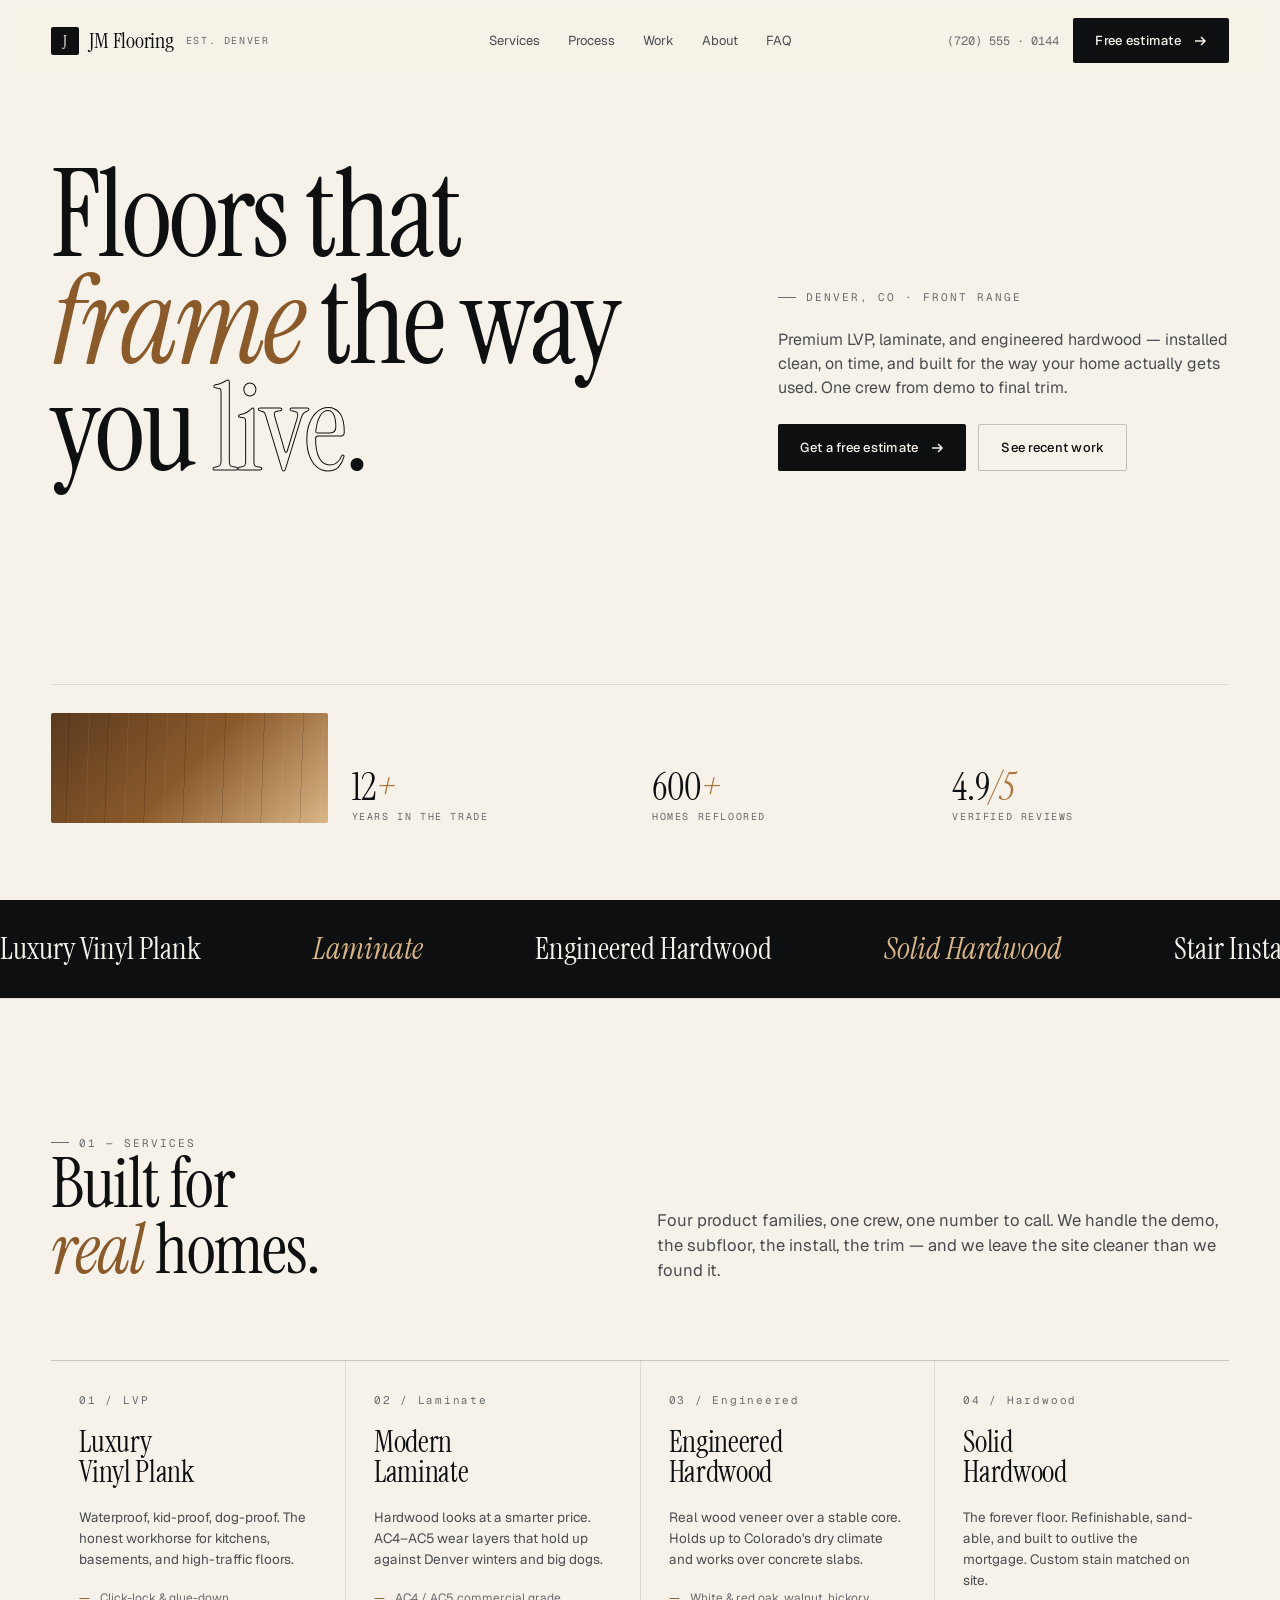
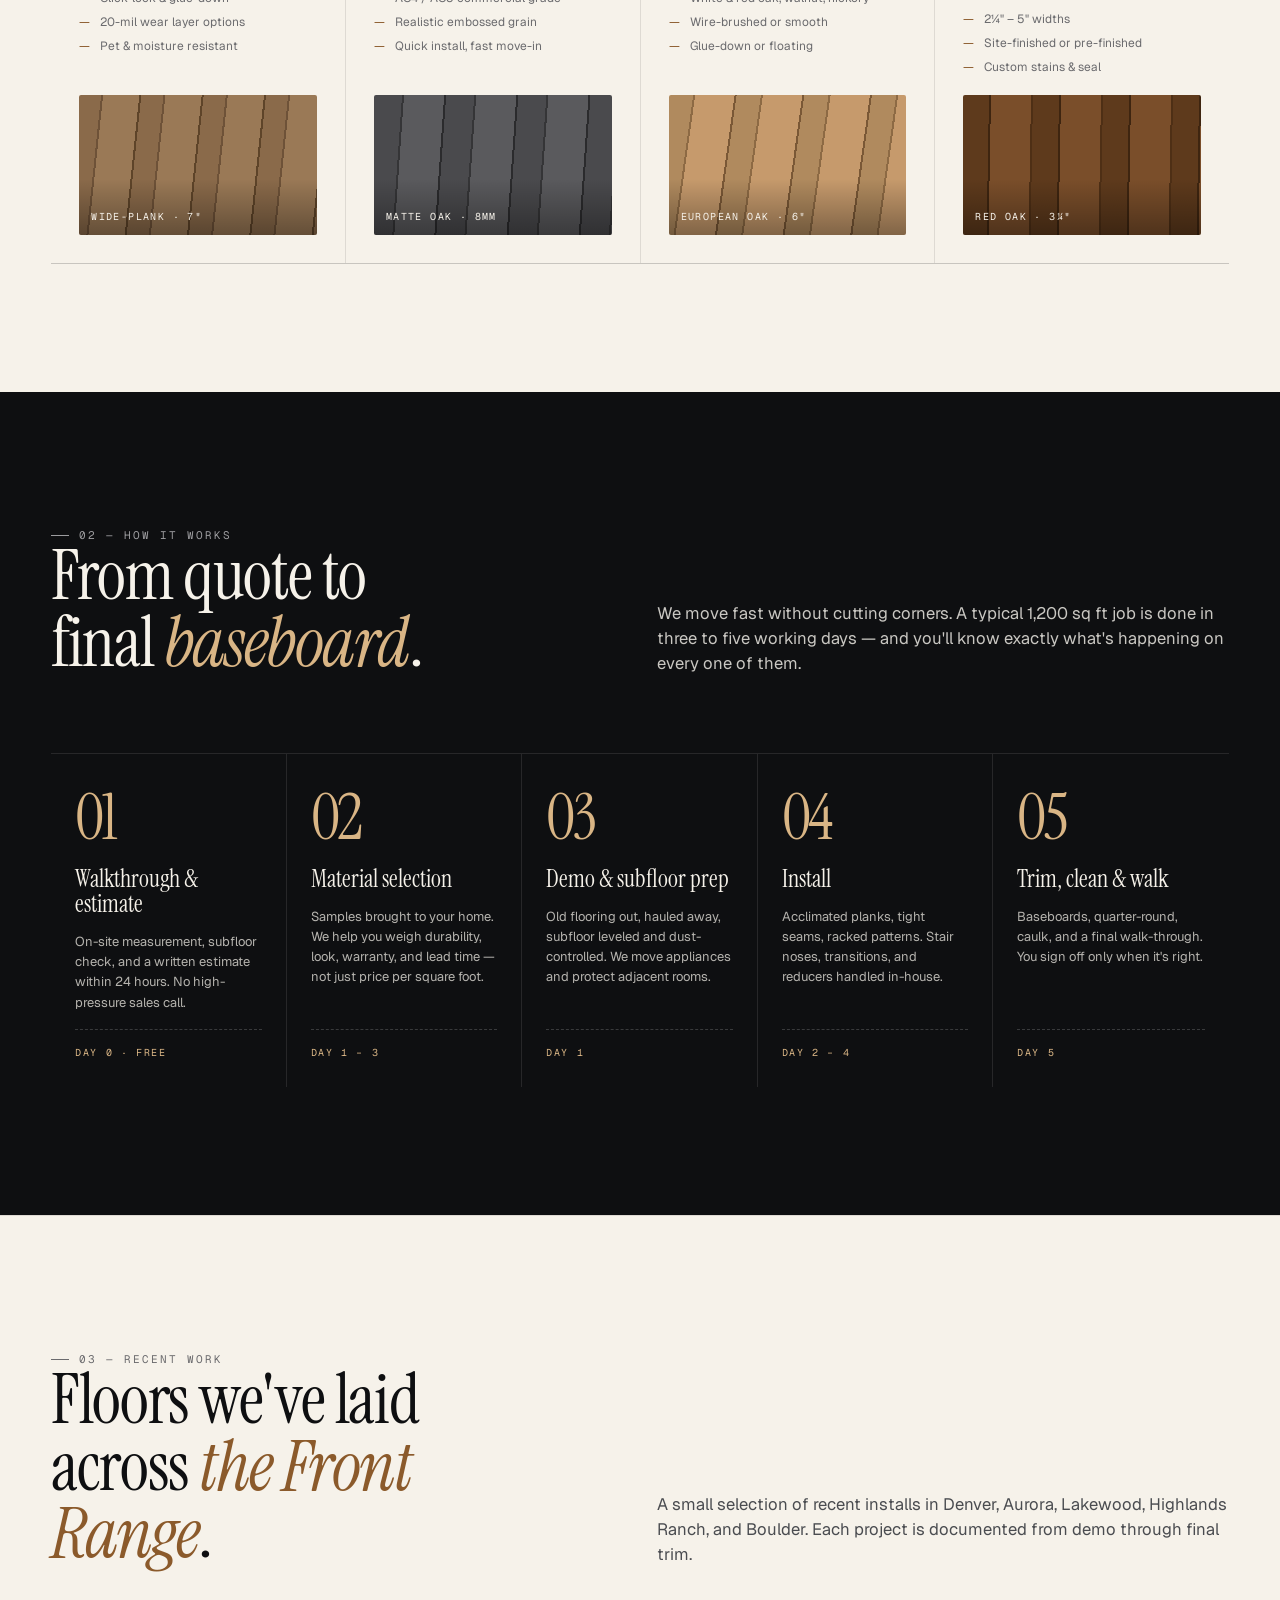
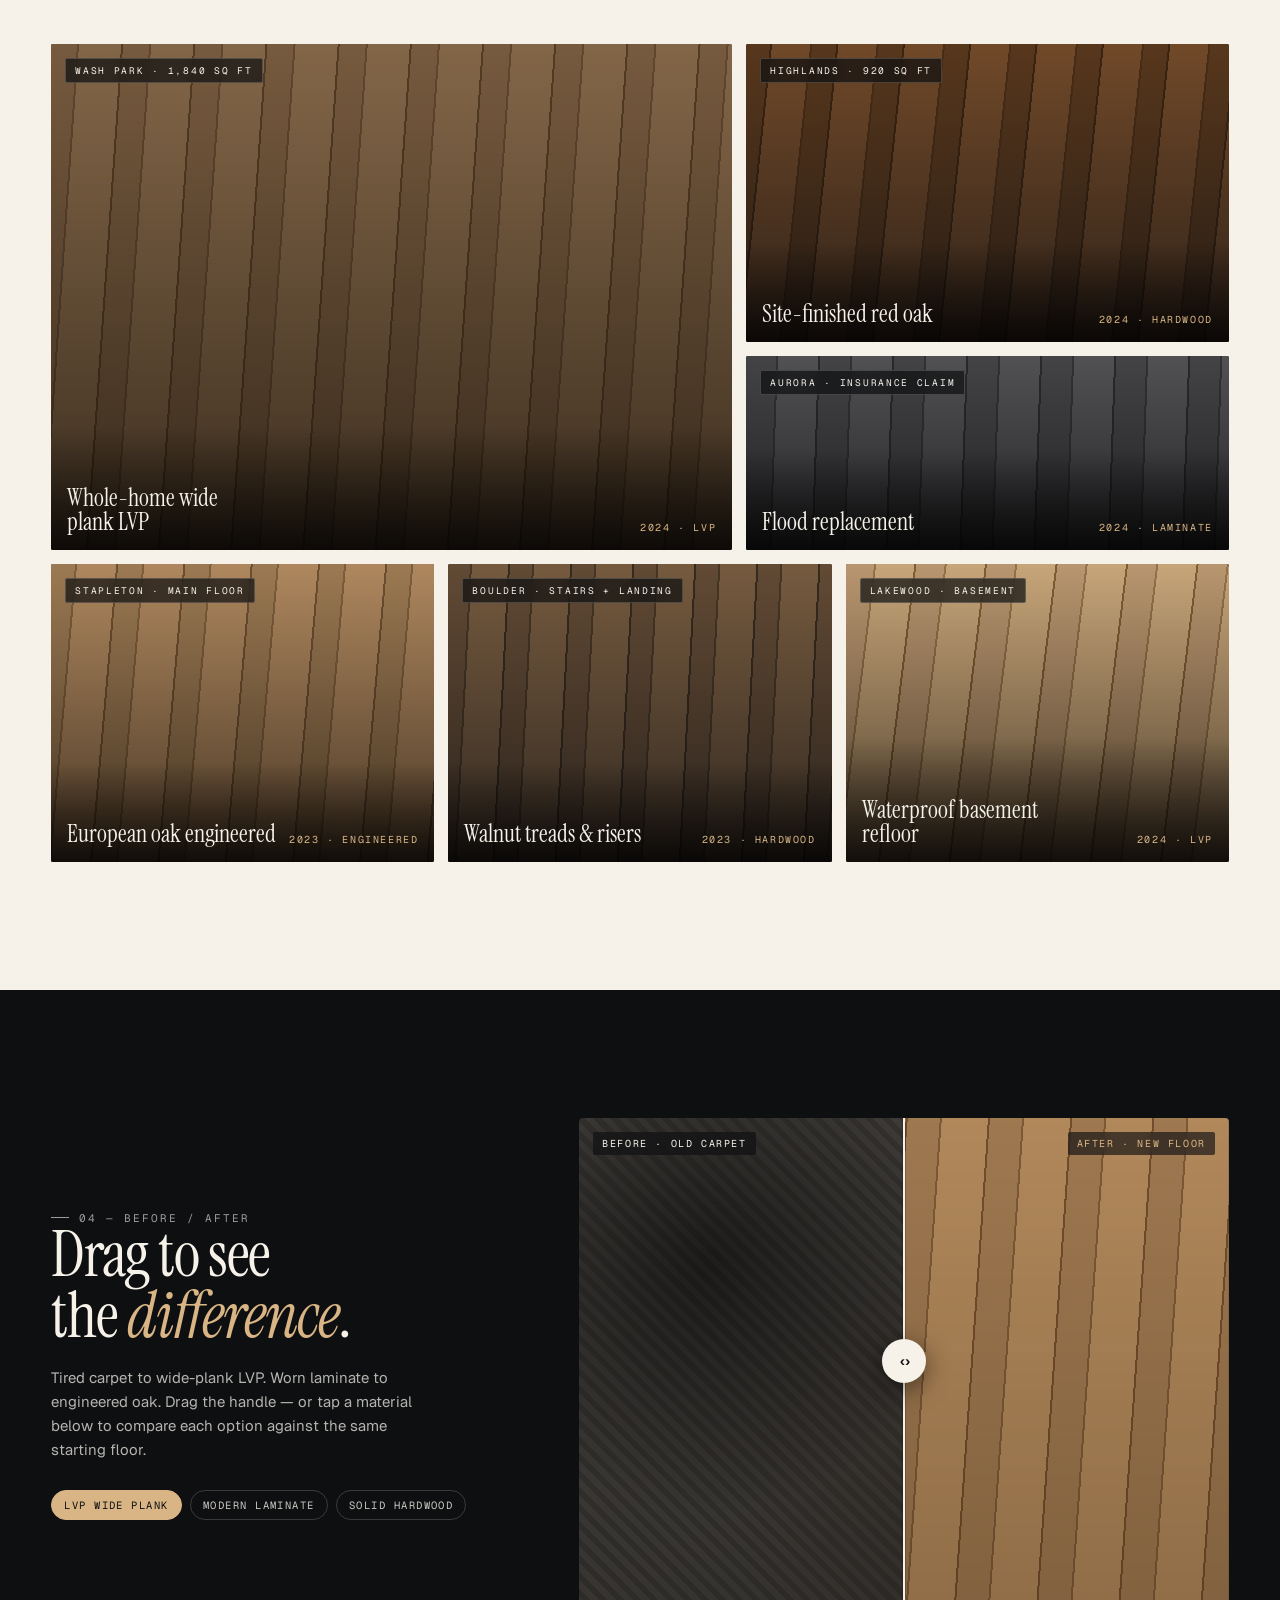
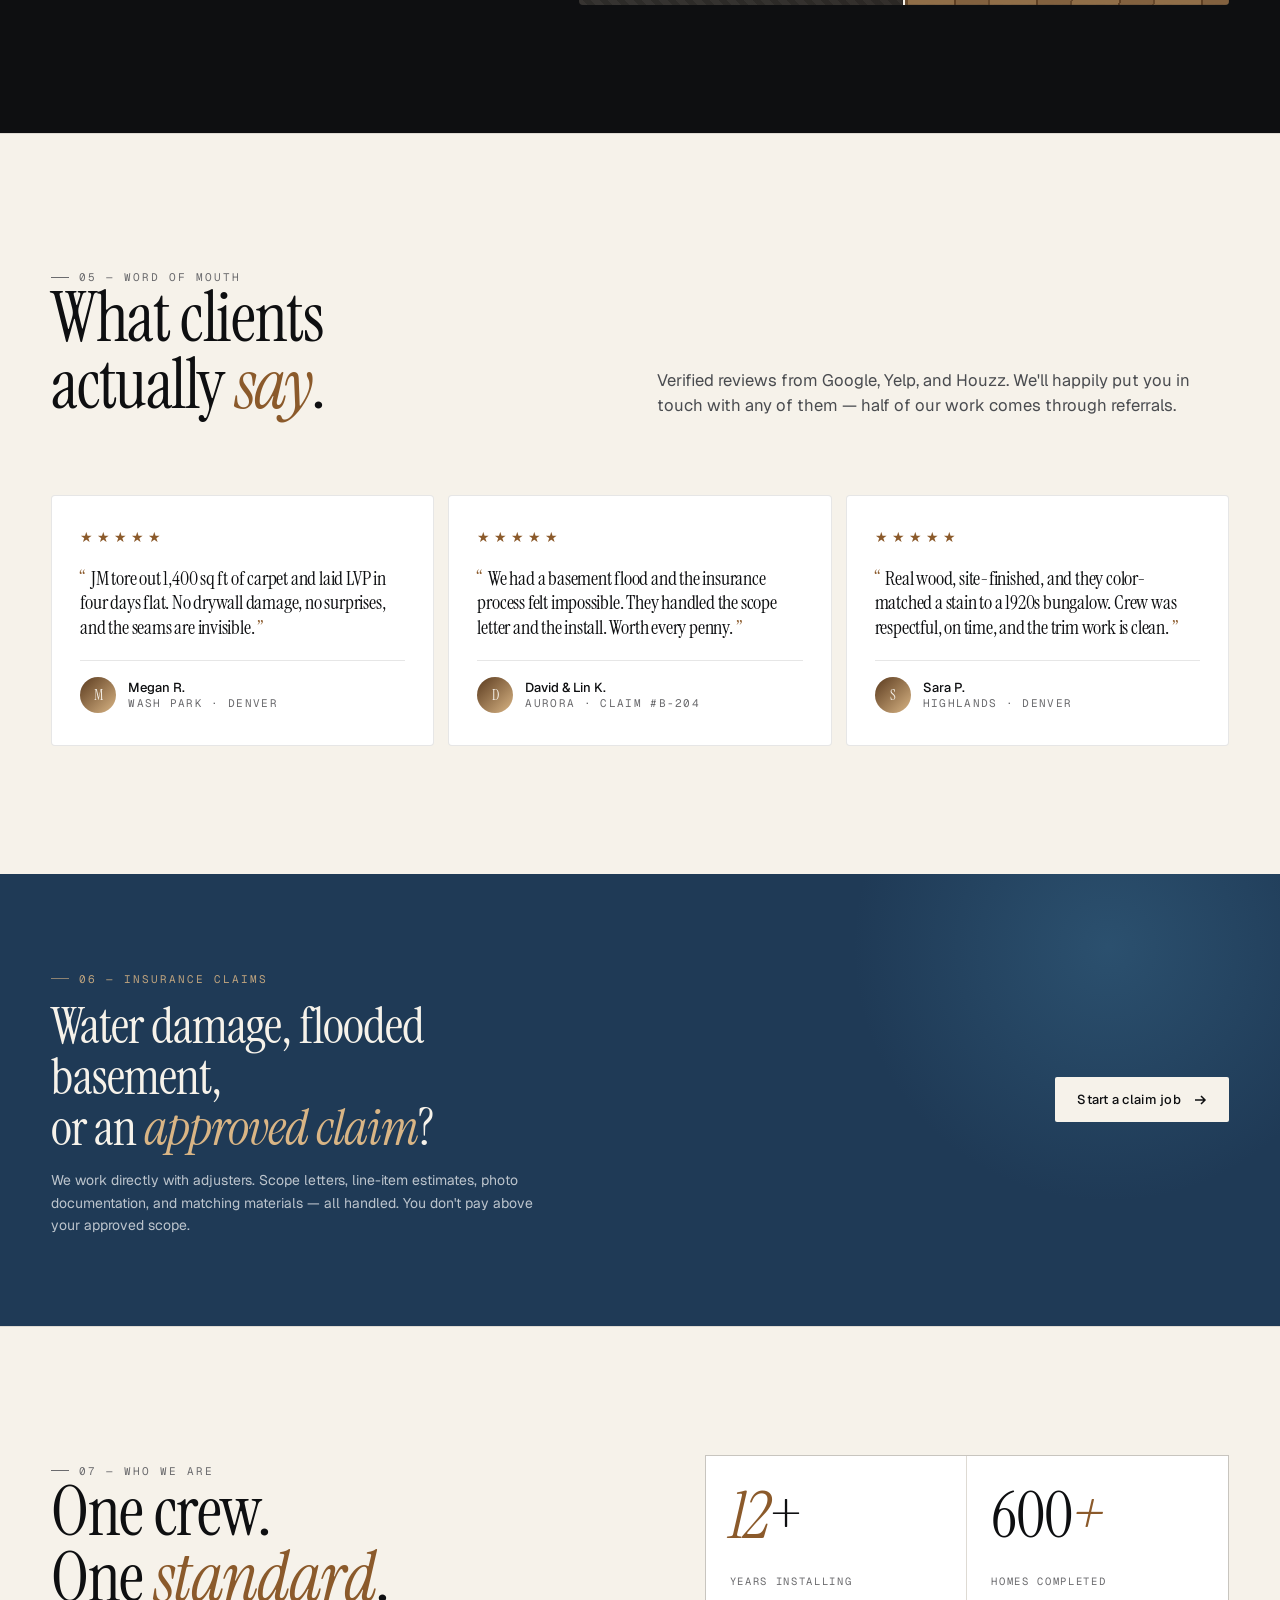
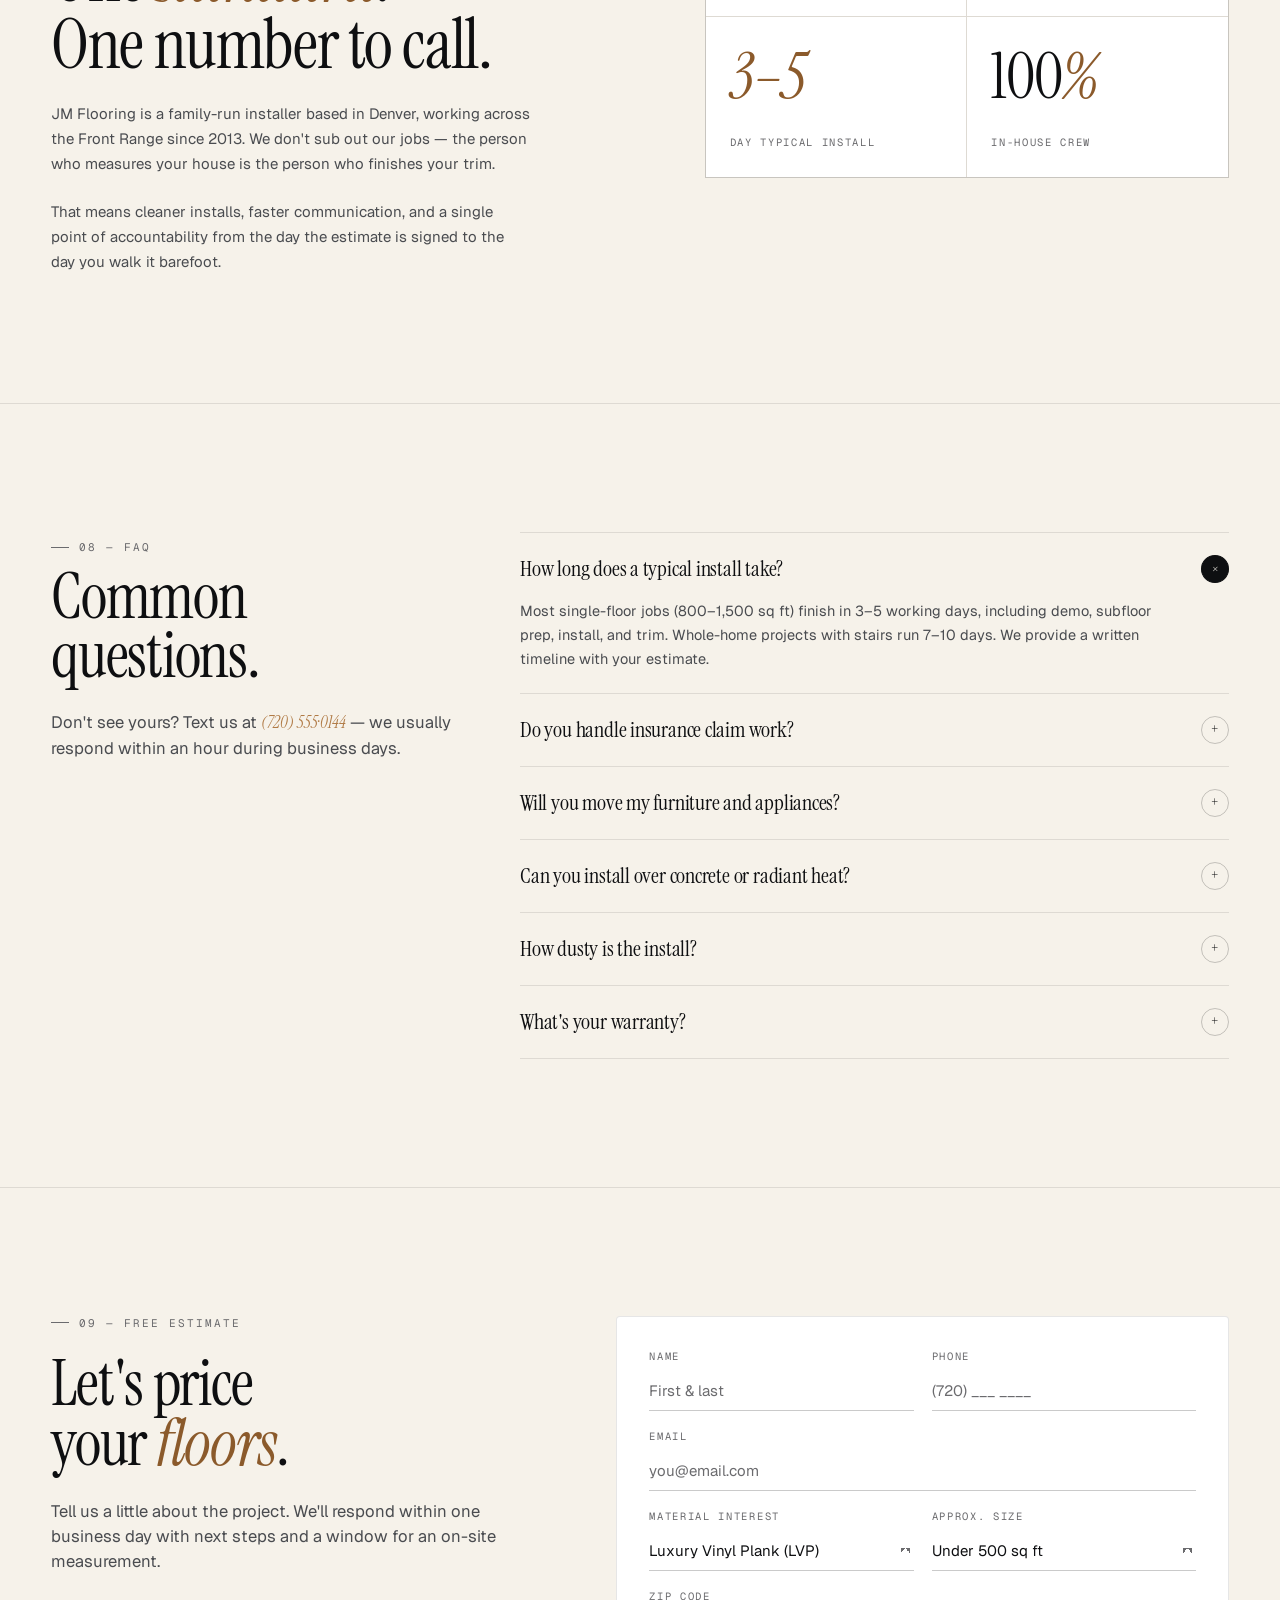
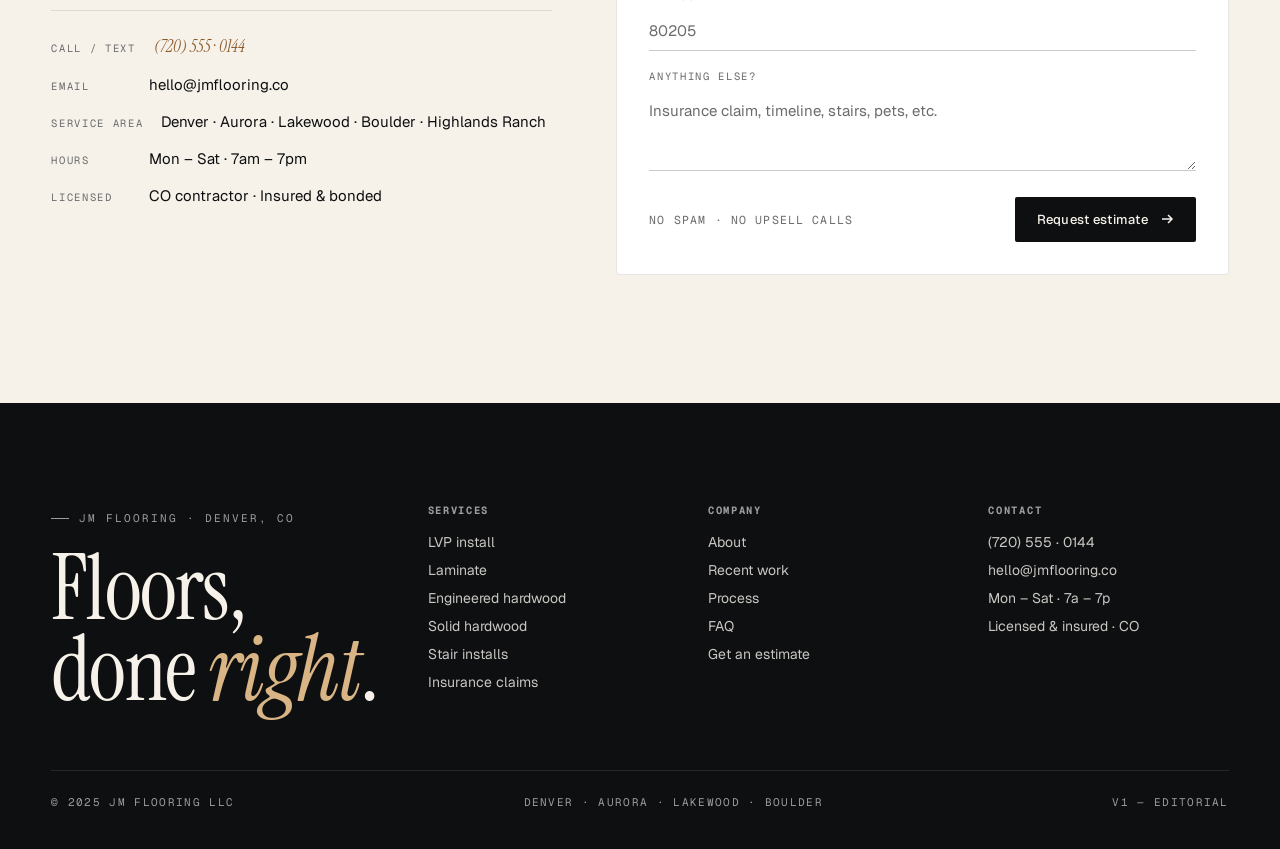
<file: v1-editorial/index.html>
<!doctype html>
<html lang="en">
<head>
<meta charset="utf-8" />
<meta name="viewport" content="width=device-width, initial-scale=1" />
<title>JM Flooring — Premium LVP, Laminate & Hardwood · Denver, CO</title>
<link rel="preconnect" href="https://fonts.googleapis.com" />
<link rel="preconnect" href="https://fonts.gstatic.com" crossorigin />
<link href="https://fonts.googleapis.com/css2?family=Instrument+Serif:ital@0;1&family=Geist:wght@300;400;500;600&family=Geist+Mono:wght@400;500&display=swap" rel="stylesheet" />
<link rel="stylesheet" href="styles.css" />
</head>
<body>

<!-- ============ NAV ============ -->
<nav class="nav">
  <a href="#top" class="brand">
    <span class="brand-mark">J</span>
    <span>JM Flooring</span>
    <small>Est. Denver</small>
  </a>
  <div class="nav-links">
    <a href="#services">Services</a>
    <a href="#process">Process</a>
    <a href="#portfolio">Work</a>
    <a href="#about">About</a>
    <a href="#faq">FAQ</a>
  </div>
  <div class="nav-cta">
    <span class="nav-phone">(720) 555 · 0144</span>
    <a href="#contact" class="btn btn-primary">
      Free estimate
      <svg class="arrow" viewBox="0 0 14 14" fill="none" stroke="currentColor" stroke-width="1.5">
        <path d="M2 7h10M8 3l4 4-4 4" />
      </svg>
    </a>
  </div>
</nav>

<!-- ============ HERO ============ -->
<header class="hero wrap" id="top" data-screen-label="01 Hero">
  <div class="hero-top">
    <h1 data-reveal>
      Floors that<br/>
      <em>frame</em> the way<br/>
      you <span class="stroke">live</span>.
    </h1>
    <aside class="hero-side" data-reveal data-reveal-delay="2">
      <span class="eyebrow">Denver, CO · Front Range</span>
      <p class="lead">
        Premium LVP, laminate, and engineered hardwood — installed clean,
        on time, and built for the way your home actually gets used.
        One crew from demo to final trim.
      </p>
      <div class="hero-actions">
        <a href="#contact" class="btn btn-primary">
          Get a free estimate
          <svg class="arrow" viewBox="0 0 14 14" fill="none" stroke="currentColor" stroke-width="1.5">
            <path d="M2 7h10M8 3l4 4-4 4" />
          </svg>
        </a>
        <a href="#portfolio" class="btn btn-ghost">See recent work</a>
      </div>
    </aside>
  </div>

  <div class="hero-meta" data-reveal data-reveal-delay="3">
    <div class="visual"></div>
    <div class="cell">
      <span class="num">12<em style="color:var(--wood-light);font-style:italic">+</em></span>
      <span class="label">Years in the trade</span>
    </div>
    <div class="cell">
      <span class="num">600<em style="color:var(--wood-light);font-style:italic">+</em></span>
      <span class="label">Homes refloored</span>
    </div>
    <div class="cell">
      <span class="num">4.9<em style="color:var(--wood-light);font-style:italic">/5</em></span>
      <span class="label">Verified reviews</span>
    </div>
  </div>
</header>

<!-- ============ MARQUEE ============ -->
<div class="marquee" aria-hidden="true">
  <div class="marquee-track">
    <span>Luxury Vinyl Plank</span>
    <span class="dot"></span>
    <span><em>Laminate</em></span>
    <span class="dot"></span>
    <span>Engineered Hardwood</span>
    <span class="dot"></span>
    <span><em>Solid Hardwood</em></span>
    <span class="dot"></span>
    <span>Stair Installs</span>
    <span class="dot"></span>
    <span><em>Insurance Claims</em></span>
    <span class="dot"></span>
    <span>Subfloor Prep</span>
    <span class="dot"></span>
  </div>
</div>

<!-- ============ SERVICES ============ -->
<section id="services" class="wrap" data-screen-label="02 Services">
  <div class="section-head">
    <div>
      <span class="eyebrow">01 — Services</span>
      <h2 data-reveal>Built for<br/><em>real</em> homes.</h2>
    </div>
    <p class="lead" data-reveal data-reveal-delay="1">
      Four product families, one crew, one number to call.
      We handle the demo, the subfloor, the install, the trim — and we leave the site cleaner than we found it.
    </p>
  </div>

  <div class="services-grid" data-reveal>
    <article class="svc svc-lvp">
      <span class="idx">01 / LVP</span>
      <h3>Luxury<br/>Vinyl Plank</h3>
      <p>Waterproof, kid-proof, dog-proof. The honest workhorse for kitchens, basements, and high-traffic floors.</p>
      <ul>
        <li>Click-lock & glue-down</li>
        <li>20-mil wear layer options</li>
        <li>Pet & moisture resistant</li>
      </ul>
      <div class="swatch"><span class="tag">Wide-plank · 7"</span></div>
    </article>

    <article class="svc svc-lam">
      <span class="idx">02 / Laminate</span>
      <h3>Modern<br/>Laminate</h3>
      <p>Hardwood looks at a smarter price. AC4–AC5 wear layers that hold up against Denver winters and big dogs.</p>
      <ul>
        <li>AC4 / AC5 commercial grade</li>
        <li>Realistic embossed grain</li>
        <li>Quick install, fast move-in</li>
      </ul>
      <div class="swatch"><span class="tag">Matte oak · 8mm</span></div>
    </article>

    <article class="svc svc-eng">
      <span class="idx">03 / Engineered</span>
      <h3>Engineered<br/>Hardwood</h3>
      <p>Real wood veneer over a stable core. Holds up to Colorado's dry climate and works over concrete slabs.</p>
      <ul>
        <li>White & red oak, walnut, hickory</li>
        <li>Wire-brushed or smooth</li>
        <li>Glue-down or floating</li>
      </ul>
      <div class="swatch"><span class="tag">European oak · 6"</span></div>
    </article>

    <article class="svc svc-hw">
      <span class="idx">04 / Hardwood</span>
      <h3>Solid<br/>Hardwood</h3>
      <p>The forever floor. Refinishable, sand-able, and built to outlive the mortgage. Custom stain matched on site.</p>
      <ul>
        <li>2¼" – 5" widths</li>
        <li>Site-finished or pre-finished</li>
        <li>Custom stains & seal</li>
      </ul>
      <div class="swatch"><span class="tag">Red oak · 3¼"</span></div>
    </article>
  </div>
</section>

<!-- ============ PROCESS ============ -->
<section id="process" class="process" data-screen-label="03 Process">
  <div class="wrap">
    <div class="section-head">
      <div>
        <span class="eyebrow">02 — How it works</span>
        <h2 data-reveal>From quote to<br/>final <em>baseboard</em>.</h2>
      </div>
      <p class="lead" data-reveal data-reveal-delay="1">
        We move fast without cutting corners. A typical 1,200 sq ft job is done in three to five working days — and you'll know exactly what's happening on every one of them.
      </p>
    </div>

    <div class="process-steps" data-reveal>
      <div class="step">
        <span class="num">01</span>
        <h4>Walkthrough &amp; estimate</h4>
        <p>On-site measurement, subfloor check, and a written estimate within 24 hours. No high-pressure sales call.</p>
        <span class="time">Day 0 · Free</span>
      </div>
      <div class="step">
        <span class="num">02</span>
        <h4>Material selection</h4>
        <p>Samples brought to your home. We help you weigh durability, look, warranty, and lead time — not just price per square foot.</p>
        <span class="time">Day 1 – 3</span>
      </div>
      <div class="step">
        <span class="num">03</span>
        <h4>Demo &amp; subfloor prep</h4>
        <p>Old flooring out, hauled away, subfloor leveled and dust-controlled. We move appliances and protect adjacent rooms.</p>
        <span class="time">Day 1</span>
      </div>
      <div class="step">
        <span class="num">04</span>
        <h4>Install</h4>
        <p>Acclimated planks, tight seams, racked patterns. Stair noses, transitions, and reducers handled in-house.</p>
        <span class="time">Day 2 – 4</span>
      </div>
      <div class="step">
        <span class="num">05</span>
        <h4>Trim, clean &amp; walk</h4>
        <p>Baseboards, quarter-round, caulk, and a final walk-through. You sign off only when it's right.</p>
        <span class="time">Day 5</span>
      </div>
    </div>
  </div>
</section>

<!-- ============ PORTFOLIO ============ -->
<section id="portfolio" class="wrap" data-screen-label="04 Portfolio">
  <div class="section-head">
    <div>
      <span class="eyebrow">03 — Recent work</span>
      <h2 data-reveal>Floors we've laid<br/>across <em>the Front Range</em>.</h2>
    </div>
    <p class="lead" data-reveal data-reveal-delay="1">
      A small selection of recent installs in Denver, Aurora, Lakewood, Highlands Ranch, and Boulder. Each project is documented from demo through final trim.
    </p>
  </div>

  <div class="portfolio-grid" data-reveal>
    <a class="proj proj-1" href="#contact">
      <div class="proj-bg"></div>
      <span class="badge">Wash Park · 1,840 sq ft</span>
      <div class="proj-info">
        <h4>Whole-home wide<br/>plank LVP</h4>
        <span class="meta">2024 · LVP</span>
      </div>
    </a>
    <a class="proj proj-2" href="#contact">
      <div class="proj-bg"></div>
      <span class="badge">Highlands · 920 sq ft</span>
      <div class="proj-info">
        <h4>Site-finished red oak</h4>
        <span class="meta">2024 · Hardwood</span>
      </div>
    </a>
    <a class="proj proj-3" href="#contact">
      <div class="proj-bg"></div>
      <span class="badge">Aurora · Insurance claim</span>
      <div class="proj-info">
        <h4>Flood replacement</h4>
        <span class="meta">2024 · Laminate</span>
      </div>
    </a>
    <a class="proj proj-4" href="#contact">
      <div class="proj-bg"></div>
      <span class="badge">Stapleton · Main floor</span>
      <div class="proj-info">
        <h4>European oak engineered</h4>
        <span class="meta">2023 · Engineered</span>
      </div>
    </a>
    <a class="proj proj-5" href="#contact">
      <div class="proj-bg"></div>
      <span class="badge">Boulder · Stairs + landing</span>
      <div class="proj-info">
        <h4>Walnut treads &amp; risers</h4>
        <span class="meta">2023 · Hardwood</span>
      </div>
    </a>
    <a class="proj proj-6" href="#contact">
      <div class="proj-bg"></div>
      <span class="badge">Lakewood · Basement</span>
      <div class="proj-info">
        <h4>Waterproof basement<br/>refloor</h4>
        <span class="meta">2024 · LVP</span>
      </div>
    </a>
  </div>
</section>

<!-- ============ BEFORE / AFTER ============ -->
<section class="beforeafter" data-screen-label="05 Before/After">
  <div class="wrap">
    <div class="ba-wrap">
      <div class="ba-text" data-reveal>
        <span class="eyebrow">04 — Before / After</span>
        <h2>Drag to see<br/>the <em>difference</em>.</h2>
        <p>
          Tired carpet to wide-plank LVP. Worn laminate to engineered oak. Drag the handle — or tap a material below to compare each option against the same starting floor.
        </p>
        <div class="chips">
          <button class="chip active" data-variant="lvp">LVP wide plank</button>
          <button class="chip" data-variant="lam">Modern laminate</button>
          <button class="chip" data-variant="hw">Solid hardwood</button>
        </div>
      </div>

      <div class="ba-stage" style="--ba-pos: 50%" data-reveal data-reveal-delay="1">
        <div class="ba-before"></div>
        <div class="ba-after ba-after-lvp"></div>
        <span class="ba-label left">Before · old carpet</span>
        <span class="ba-label right">After · new floor</span>
        <div class="ba-divider"></div>
        <div class="ba-handle">‹ ›</div>
      </div>
    </div>
  </div>
</section>

<!-- ============ TESTIMONIALS ============ -->
<section id="testimonials" class="wrap" data-screen-label="06 Testimonials">
  <div class="section-head">
    <div>
      <span class="eyebrow">05 — Word of mouth</span>
      <h2 data-reveal>What clients<br/>actually <em>say</em>.</h2>
    </div>
    <p class="lead" data-reveal data-reveal-delay="1">
      Verified reviews from Google, Yelp, and Houzz. We'll happily put you in touch with any of them — half of our work comes through referrals.
    </p>
  </div>

  <div class="testimonials-grid" data-reveal>
    <article class="testimonial">
      <div class="stars">★ ★ ★ ★ ★</div>
      <blockquote>
        JM tore out 1,400 sq ft of carpet and laid LVP in four days flat. No drywall damage, no surprises, and the seams are invisible.
      </blockquote>
      <div class="who">
        <div class="avatar">M</div>
        <div>
          <div class="name">Megan R.</div>
          <div class="city">Wash Park · Denver</div>
        </div>
      </div>
    </article>

    <article class="testimonial">
      <div class="stars">★ ★ ★ ★ ★</div>
      <blockquote>
        We had a basement flood and the insurance process felt impossible. They handled the scope letter and the install. Worth every penny.
      </blockquote>
      <div class="who">
        <div class="avatar">D</div>
        <div>
          <div class="name">David &amp; Lin K.</div>
          <div class="city">Aurora · Claim #B-204</div>
        </div>
      </div>
    </article>

    <article class="testimonial">
      <div class="stars">★ ★ ★ ★ ★</div>
      <blockquote>
        Real wood, site-finished, and they color-matched a stain to a 1920s bungalow. Crew was respectful, on time, and the trim work is clean.
      </blockquote>
      <div class="who">
        <div class="avatar">S</div>
        <div>
          <div class="name">Sara P.</div>
          <div class="city">Highlands · Denver</div>
        </div>
      </div>
    </article>
  </div>
</section>

<!-- ============ INSURANCE ============ -->
<section class="insurance" data-screen-label="07 Insurance">
  <div class="wrap insurance-inner">
    <div data-reveal>
      <span class="eyebrow">06 — Insurance claims</span>
      <h3>Water damage, flooded basement,<br/>or an <em>approved claim</em>?</h3>
      <p>
        We work directly with adjusters. Scope letters, line-item estimates, photo documentation, and matching materials — all handled. You don't pay above your approved scope.
      </p>
    </div>
    <a href="#contact" class="btn btn-primary" data-reveal data-reveal-delay="2">
      Start a claim job
      <svg class="arrow" viewBox="0 0 14 14" fill="none" stroke="currentColor" stroke-width="1.5">
        <path d="M2 7h10M8 3l4 4-4 4" />
      </svg>
    </a>
  </div>
</section>

<!-- ============ ABOUT ============ -->
<section id="about" class="wrap" data-screen-label="08 About">
  <div class="about-wrap">
    <div class="about-text" data-reveal>
      <span class="eyebrow">07 — Who we are</span>
      <h2>One crew.<br/>One <em>standard</em>.<br/>One number to call.</h2>
      <p>
        JM Flooring is a family-run installer based in Denver, working across the Front Range since 2013. We don't sub out our jobs — the person who measures your house is the person who finishes your trim.
      </p>
      <p>
        That means cleaner installs, faster communication, and a single point of accountability from the day the estimate is signed to the day you walk it barefoot.
      </p>
    </div>

    <div class="about-stats" data-reveal data-reveal-delay="1">
      <div class="stat">
        <span class="num"><em>12</em>+</span>
        <span class="lbl">Years installing</span>
      </div>
      <div class="stat">
        <span class="num">600<em>+</em></span>
        <span class="lbl">Homes completed</span>
      </div>
      <div class="stat">
        <span class="num"><em>3–5</em></span>
        <span class="lbl">Day typical install</span>
      </div>
      <div class="stat">
        <span class="num">100<em>%</em></span>
        <span class="lbl">In-house crew</span>
      </div>
    </div>
  </div>
</section>

<!-- ============ FAQ ============ -->
<section id="faq" class="wrap" data-screen-label="09 FAQ">
  <div class="faq-wrap">
    <div data-reveal>
      <span class="eyebrow">08 — FAQ</span>
      <h2 class="display" style="font-size:clamp(40px,5vw,72px);margin-top:14px;">
        Common<br/>questions.
      </h2>
      <p class="lead" style="margin-top:24px;">
        Don't see yours? Text us at <em style="color:var(--wood-light);font-family:var(--font-display);font-style:italic;">(720) 555·0144</em> — we usually respond within an hour during business days.
      </p>
    </div>

    <div class="faq-list" data-reveal data-reveal-delay="1">
      <details class="faq-item" open>
        <summary>How long does a typical install take?<span class="ic">+</span></summary>
        <div class="answer">Most single-floor jobs (800–1,500 sq ft) finish in 3–5 working days, including demo, subfloor prep, install, and trim. Whole-home projects with stairs run 7–10 days. We provide a written timeline with your estimate.</div>
      </details>
      <details class="faq-item">
        <summary>Do you handle insurance claim work?<span class="ic">+</span></summary>
        <div class="answer">Yes. We work directly with adjusters from companies like State Farm, USAA, Allstate, and Farmers — handling scope letters, supplements, photo documentation, and matching materials. You only pay above your approved scope if you choose an upgrade.</div>
      </details>
      <details class="faq-item">
        <summary>Will you move my furniture and appliances?<span class="ic">+</span></summary>
        <div class="answer">We move standard furniture and appliances as part of the job, including fridges, washers, dryers, and beds. Pianos, gun safes, and aquariums need to be moved by a specialist before we start.</div>
      </details>
      <details class="faq-item">
        <summary>Can you install over concrete or radiant heat?<span class="ic">+</span></summary>
        <div class="answer">Yes to both. LVP, laminate, and most engineered hardwoods install cleanly over concrete with the right underlayment. For radiant heat we recommend engineered products rated for heat — we'll spec the right one with you.</div>
      </details>
      <details class="faq-item">
        <summary>How dusty is the install?<span class="ic">+</span></summary>
        <div class="answer">Demo is the messiest stage. We seal off adjacent rooms with zip walls, run HEPA air scrubbers during cutting, and vacuum daily. For site-finished hardwood we use dust-containment sanders.</div>
      </details>
      <details class="faq-item">
        <summary>What's your warranty?<span class="ic">+</span></summary>
        <div class="answer">Manufacturer warranty on materials (typically 25 years to lifetime depending on product) plus a 2-year installation warranty on labor. We come back free for the first year if anything settles or pops.</div>
      </details>
    </div>
  </div>
</section>

<!-- ============ CONTACT ============ -->
<section id="contact" class="wrap" data-screen-label="10 Contact">
  <div class="contact-wrap">
    <div class="contact-left" data-reveal>
      <span class="eyebrow">09 — Free estimate</span>
      <h2>Let's price<br/>your <em>floors</em>.</h2>
      <p class="lead">
        Tell us a little about the project. We'll respond within one business day with next steps and a window for an on-site measurement.
      </p>
      <div class="contact-info">
        <div class="row">
          <span class="k">Call / text</span>
          <span class="v"><em>(720) 555 · 0144</em></span>
        </div>
        <div class="row">
          <span class="k">Email</span>
          <span class="v">hello@jmflooring.co</span>
        </div>
        <div class="row">
          <span class="k">Service area</span>
          <span class="v">Denver · Aurora · Lakewood · Boulder · Highlands Ranch</span>
        </div>
        <div class="row">
          <span class="k">Hours</span>
          <span class="v">Mon – Sat · 7am – 7pm</span>
        </div>
        <div class="row">
          <span class="k">Licensed</span>
          <span class="v">CO contractor · Insured &amp; bonded</span>
        </div>
      </div>
    </div>

    <form class="contact-form" data-reveal data-reveal-delay="1" onsubmit="event.preventDefault(); this.querySelector('.submit-row .note').textContent='Thanks — we\\'ll be in touch within 1 business day.';">
      <div class="field-row">
        <div class="field">
          <label for="name">Name</label>
          <input id="name" type="text" placeholder="First &amp; last" required />
        </div>
        <div class="field">
          <label for="phone">Phone</label>
          <input id="phone" type="tel" placeholder="(720) ___ ____" />
        </div>
      </div>
      <div class="field">
        <label for="email">Email</label>
        <input id="email" type="email" placeholder="you@email.com" required />
      </div>
      <div class="field-row">
        <div class="field">
          <label for="product">Material interest</label>
          <select id="product">
            <option>Luxury Vinyl Plank (LVP)</option>
            <option>Laminate</option>
            <option>Engineered hardwood</option>
            <option>Solid hardwood</option>
            <option>Not sure yet — help me pick</option>
          </select>
        </div>
        <div class="field">
          <label for="size">Approx. size</label>
          <select id="size">
            <option>Under 500 sq ft</option>
            <option>500 – 1,000 sq ft</option>
            <option>1,000 – 2,000 sq ft</option>
            <option>2,000+ sq ft</option>
            <option>Whole home</option>
          </select>
        </div>
      </div>
      <div class="field">
        <label for="zip">ZIP code</label>
        <input id="zip" type="text" placeholder="80205" />
      </div>
      <div class="field">
        <label for="msg">Anything else?</label>
        <textarea id="msg" placeholder="Insurance claim, timeline, stairs, pets, etc."></textarea>
      </div>
      <div class="submit-row">
        <span class="note">No spam · No upsell calls</span>
        <button type="submit" class="btn btn-primary">
          Request estimate
          <svg class="arrow" viewBox="0 0 14 14" fill="none" stroke="currentColor" stroke-width="1.5">
            <path d="M2 7h10M8 3l4 4-4 4" />
          </svg>
        </button>
      </div>
    </form>
  </div>
</section>

<!-- ============ FOOTER ============ -->
<footer class="footer">
  <div class="footer-inner">
  <div class="footer-top">
    <div class="footer-brand">
      <span class="eyebrow">JM Flooring · Denver, CO</span>
      <div class="display">Floors,<br/>done <em>right</em>.</div>
    </div>
    <div>
      <h5>Services</h5>
      <ul>
        <li><a href="#services">LVP install</a></li>
        <li><a href="#services">Laminate</a></li>
        <li><a href="#services">Engineered hardwood</a></li>
        <li><a href="#services">Solid hardwood</a></li>
        <li><a href="#services">Stair installs</a></li>
        <li><a href="#services">Insurance claims</a></li>
      </ul>
    </div>
    <div>
      <h5>Company</h5>
      <ul>
        <li><a href="#about">About</a></li>
        <li><a href="#portfolio">Recent work</a></li>
        <li><a href="#process">Process</a></li>
        <li><a href="#faq">FAQ</a></li>
        <li><a href="#contact">Get an estimate</a></li>
      </ul>
    </div>
    <div>
      <h5>Contact</h5>
      <ul>
        <li>(720) 555 · 0144</li>
        <li>hello@jmflooring.co</li>
        <li>Mon – Sat · 7a – 7p</li>
        <li>Licensed &amp; insured · CO</li>
      </ul>
    </div>
  </div>
  <div class="footer-bottom">
    <span>© 2025 JM Flooring LLC</span>
    <span>Denver · Aurora · Lakewood · Boulder</span>
    <span>v1 — Editorial</span>
  </div>
  </div>
</footer>

<script src="app.js"></script>

</body>
</html>
</file>
<file: v1-editorial/styles.css>
/* ============ JM FLOORING · v1 Editorial Premium (Light) ============ */

:root {
  /* Surfaces */
  --ink: #0E0F11;
  --ink-2: #16181C;
  --ink-3: #22252A;
  --paper: #F6F2EA;
  --paper-2: #ECE4D3;
  --paper-3: #FFFFFF;

  /* Lines */
  --line: rgba(14, 15, 17, 0.10);
  --line-strong: rgba(14, 15, 17, 0.22);
  --line-dark: rgba(255, 255, 255, 0.10);
  --line-dark-strong: rgba(255, 255, 255, 0.18);

  /* Brand accents */
  --wood: #8B5A2B;
  --wood-deep: #5A3A1E;
  --wood-light: #B07A45;
  --wood-pale: #D9B585;

  --blue: #3A6B8C;
  --blue-deep: #1F3A56;

  /* Text */
  --muted: #6B6B6E;
  --muted-2: #4A4C50;
  --muted-dark: #9C9C9F;

  --maxw: 1440px;
  --gutter: clamp(20px, 4vw, 56px);

  --font-display: "Instrument Serif", "Times New Roman", serif;
  --font-body: "Geist", "Inter", -apple-system, BlinkMacSystemFont, sans-serif;
  --font-mono: "Geist Mono", ui-monospace, monospace;

  --radius: 4px;
  --radius-lg: 12px;

  --ease: cubic-bezier(0.22, 1, 0.36, 1);
  --ease-out: cubic-bezier(0.16, 1, 0.3, 1);
}

* { box-sizing: border-box; margin: 0; padding: 0; }

html, body {
  background: var(--paper);
  color: var(--ink);
  font-family: var(--font-body);
  font-feature-settings: "ss01", "cv11";
  -webkit-font-smoothing: antialiased;
  text-rendering: optimizeLegibility;
  scroll-behavior: smooth;
}

body { overflow-x: hidden; }
img, svg { display: block; max-width: 100%; }
a { color: inherit; text-decoration: none; }
button { font: inherit; color: inherit; background: none; border: none; cursor: pointer; }
::selection { background: var(--ink); color: var(--paper); }

/* ============ Type ============ */

.display {
  font-family: var(--font-display);
  font-weight: 400;
  letter-spacing: -0.02em;
  line-height: 0.92;
}
.display em { font-style: italic; color: var(--wood); }

.eyebrow {
  font-family: var(--font-mono);
  text-transform: uppercase;
  font-size: 11px;
  letter-spacing: 0.18em;
  color: var(--muted);
  display: inline-flex;
  align-items: center;
  gap: 10px;
}
.eyebrow::before {
  content: "";
  width: 18px;
  height: 1px;
  background: var(--muted);
}

.lead {
  font-size: clamp(16px, 1.3vw, 19px);
  line-height: 1.5;
  color: var(--muted-2);
  max-width: 52ch;
}

/* ============ Layout ============ */

.wrap {
  max-width: var(--maxw);
  margin: 0 auto;
  padding-inline: var(--gutter);
}

section {
  position: relative;
  padding-block: clamp(80px, 10vw, 140px);
  border-top: 1px solid var(--line);
}

.section-head {
  display: grid;
  grid-template-columns: 1fr 1.4fr;
  gap: clamp(24px, 5vw, 80px);
  align-items: end;
  margin-bottom: clamp(40px, 6vw, 80px);
}
.section-head h2 {
  font-family: var(--font-display);
  font-weight: 400;
  font-size: clamp(40px, 5.5vw, 84px);
  letter-spacing: -0.02em;
  line-height: 0.95;
}
.section-head h2 em { color: var(--wood); font-style: italic; }
.section-head .lead { justify-self: end; }

@media (max-width: 760px) {
  .section-head { grid-template-columns: 1fr; }
  .section-head .lead { justify-self: start; }
}

/* Dark-section overrides */
.dark { background: var(--ink); color: var(--paper); border-top-color: transparent; }
.dark .eyebrow { color: var(--muted-dark); }
.dark .eyebrow::before { background: var(--muted-dark); }
.dark .lead { color: #C9C7C2; }
.dark .section-head h2 em { color: var(--wood-pale); }

/* ============ NAV ============ */

.nav {
  position: fixed;
  top: 0; left: 0; right: 0;
  z-index: 50;
  padding: 18px var(--gutter);
  display: grid;
  grid-template-columns: 1fr auto 1fr;
  align-items: center;
  gap: 24px;
  backdrop-filter: blur(14px) saturate(140%);
  -webkit-backdrop-filter: blur(14px) saturate(140%);
  background: rgba(246, 242, 234, 0.6);
  border-bottom: 1px solid transparent;
  transition: border-color 0.3s var(--ease), background 0.3s var(--ease);
}
.nav.scrolled {
  background: rgba(246, 242, 234, 0.92);
  border-bottom-color: var(--line);
}

.brand {
  display: flex;
  align-items: center;
  gap: 10px;
  font-family: var(--font-display);
  font-size: 22px;
  letter-spacing: -0.01em;
}
.brand-mark {
  width: 28px; height: 28px;
  display: grid; place-items: center;
  background: var(--ink);
  color: var(--paper);
  font-family: var(--font-display);
  font-size: 16px;
  border-radius: 2px;
}
.brand small {
  font-family: var(--font-mono);
  font-size: 10px;
  text-transform: uppercase;
  letter-spacing: 0.16em;
  color: var(--muted);
  margin-left: 2px;
}

.nav-links {
  display: flex; gap: 28px;
  font-size: 13px;
  color: var(--muted-2);
}
.nav-links a {
  position: relative;
  padding-block: 6px;
  transition: color 0.2s;
}
.nav-links a:hover { color: var(--wood); }
.nav-links a::after {
  content: "";
  position: absolute;
  left: 0; right: 100%; bottom: 0;
  height: 1px;
  background: var(--wood);
  transition: right 0.4s var(--ease);
}
.nav-links a:hover::after { right: 0; }

.nav-cta {
  justify-self: end;
  display: flex; align-items: center; gap: 14px;
}
.nav-phone {
  font-family: var(--font-mono);
  font-size: 12px;
  color: var(--muted);
}

@media (max-width: 860px) {
  .nav { grid-template-columns: 1fr auto; }
  .nav-links { display: none; }
  .nav-phone { display: none; }
}

/* ============ Buttons ============ */

.btn {
  display: inline-flex;
  align-items: center;
  gap: 12px;
  padding: 14px 22px;
  font-size: 13px;
  font-weight: 500;
  letter-spacing: 0.02em;
  border-radius: 2px;
  transition: transform 0.3s var(--ease), background 0.3s, color 0.3s, border-color 0.3s;
  white-space: nowrap;
}
.btn-primary {
  background: var(--ink);
  color: var(--paper);
}
.btn-primary:hover { background: var(--wood); transform: translateY(-1px); }
.btn-primary .arrow {
  width: 14px; height: 14px;
  transition: transform 0.3s var(--ease);
}
.btn-primary:hover .arrow { transform: translateX(4px); }

.btn-ghost {
  background: transparent;
  color: var(--ink);
  border: 1px solid var(--line-strong);
}
.btn-ghost:hover { border-color: var(--ink); background: var(--ink); color: var(--paper); }

.dark .btn-primary { background: var(--paper); color: var(--ink); }
.dark .btn-primary:hover { background: var(--wood-pale); }
.dark .btn-ghost { color: var(--paper); border-color: var(--line-dark-strong); }
.dark .btn-ghost:hover { background: var(--paper); color: var(--ink); border-color: var(--paper); }

.btn-link {
  display: inline-flex;
  align-items: center;
  gap: 10px;
  padding: 0;
  font-size: 13px;
  color: var(--wood);
  letter-spacing: 0.04em;
  text-transform: uppercase;
  border-bottom: 1px solid var(--wood);
  padding-bottom: 4px;
}
.btn-link:hover { color: var(--ink); border-color: var(--ink); }

/* ============ HERO ============ */

.hero {
  padding-top: clamp(120px, 18vh, 180px);
  padding-bottom: clamp(40px, 6vw, 80px);
  border-top: none;
  min-height: 100vh;
  display: flex;
  flex-direction: column;
  justify-content: space-between;
}

.hero-top {
  display: grid;
  grid-template-columns: 1.3fr 0.9fr;
  gap: clamp(24px, 6vw, 80px);
  align-items: end;
}

.hero h1 {
  font-family: var(--font-display);
  font-weight: 400;
  font-size: clamp(48px, 9.5vw, 156px);
  line-height: 0.88;
  letter-spacing: -0.025em;
}
.hero h1 em { font-style: italic; color: var(--wood); }
.hero h1 .stroke {
  -webkit-text-stroke: 1px var(--ink);
  color: transparent;
}

.hero-side {
  display: flex;
  flex-direction: column;
  gap: 24px;
  padding-bottom: 12px;
}
.hero-side .lead { font-size: 16px; }
.hero-actions { display: flex; gap: 12px; flex-wrap: wrap; }

.hero-meta {
  margin-top: clamp(40px, 6vw, 80px);
  display: grid;
  grid-template-columns: repeat(4, 1fr);
  gap: 24px;
  padding-top: 28px;
  border-top: 1px solid var(--line);
  align-items: end;
}
.hero-meta .cell { display: flex; flex-direction: column; gap: 4px; }
.hero-meta .num {
  font-family: var(--font-display);
  font-size: clamp(28px, 3vw, 44px);
  line-height: 1;
}
.hero-meta .num em { color: var(--wood); font-style: italic; }
.hero-meta .label {
  font-family: var(--font-mono);
  font-size: 10px;
  text-transform: uppercase;
  letter-spacing: 0.16em;
  color: var(--muted);
}
.hero-meta .visual {
  grid-column: span 1;
  height: 110px;
  background: linear-gradient(135deg, var(--wood-deep), var(--wood) 50%, var(--wood-pale));
  border-radius: 2px;
  position: relative;
  overflow: hidden;
}
.hero-meta .visual::after {
  content: "";
  position: absolute; inset: 0;
  background:
    repeating-linear-gradient(92deg,
      transparent 0 18px,
      rgba(0,0,0,0.15) 18px 19px,
      transparent 19px 38px,
      rgba(255,255,255,0.06) 38px 39px);
}

@media (max-width: 860px) {
  .hero-top { grid-template-columns: 1fr; }
  .hero-meta { grid-template-columns: repeat(2, 1fr); }
  .hero-meta .visual { grid-column: span 2; }
}

/* ============ MARQUEE (dark stripe) ============ */

.marquee {
  padding-block: 28px;
  border-block: 1px solid var(--ink);
  overflow: hidden;
  background: var(--ink);
}
.marquee-track {
  display: flex;
  gap: 56px;
  white-space: nowrap;
  animation: marquee 40s linear infinite;
  font-family: var(--font-display);
  font-size: clamp(20px, 2.4vw, 36px);
  color: var(--paper);
  align-items: center;
}
.marquee-track span { display: inline-flex; align-items: center; gap: 56px; }
.marquee-track .dot {
  width: 8px; height: 8px;
  border-radius: 50%;
  background: var(--wood-pale);
  display: inline-block;
}
.marquee-track em { color: var(--wood-pale); font-style: italic; }
@keyframes marquee {
  to { transform: translateX(-50%); }
}

/* ============ SERVICES ============ */

.services-grid {
  display: grid;
  grid-template-columns: repeat(4, 1fr);
  gap: 1px;
  background: var(--line);
  border-block: 1px solid var(--line);
}
.svc {
  background: var(--paper);
  padding: 32px 28px 28px;
  display: flex;
  flex-direction: column;
  gap: 20px;
  min-height: 460px;
  position: relative;
  overflow: hidden;
  transition: background 0.5s var(--ease);
}
.svc:hover { background: var(--paper-3); }
.svc .idx {
  font-family: var(--font-mono);
  font-size: 11px;
  color: var(--muted);
  letter-spacing: 0.16em;
}
.svc h3 {
  font-family: var(--font-display);
  font-weight: 400;
  font-size: 30px;
  line-height: 1;
  letter-spacing: -0.01em;
  color: var(--ink);
}
.svc p {
  font-size: 13.5px;
  line-height: 1.55;
  color: var(--muted-2);
}
.svc .swatch {
  margin-top: auto;
  height: 140px;
  border-radius: 2px;
  position: relative;
  overflow: hidden;
  transition: transform 0.6s var(--ease);
}
.svc:hover .swatch { transform: scale(1.03); }
.svc .swatch::after {
  content: "";
  position: absolute; inset: 0;
  background: linear-gradient(180deg, transparent 60%, rgba(0,0,0,0.35));
}
.svc .swatch .tag {
  position: absolute;
  bottom: 12px; left: 12px;
  font-family: var(--font-mono);
  font-size: 10px;
  text-transform: uppercase;
  letter-spacing: 0.14em;
  color: var(--paper);
  z-index: 2;
}
.svc-lvp .swatch {
  background:
    repeating-linear-gradient(96deg,
      #8a6a4a 0 22px,
      #6e5238 22px 24px,
      #9a7956 24px 60px,
      #5e4429 60px 62px);
}
.svc-lam .swatch {
  background:
    repeating-linear-gradient(94deg,
      #4a4a4d 0 28px,
      #353537 28px 30px,
      #5a5a5d 30px 70px,
      #2b2b2d 70px 72px);
}
.svc-eng .swatch {
  background:
    repeating-linear-gradient(98deg,
      #b08a5e 0 24px,
      #8d6a44 24px 26px,
      #c69a6c 26px 65px,
      #7a5836 65px 67px);
}
.svc-hw .swatch {
  background:
    repeating-linear-gradient(91deg,
      #5e3a1c 0 26px,
      #3e2510 26px 28px,
      #7a4e2a 28px 68px,
      #4e2f15 68px 70px);
}
.svc ul {
  list-style: none;
  display: flex; flex-direction: column; gap: 8px;
  font-size: 12px;
  color: var(--muted);
}
.svc ul li::before {
  content: "—";
  color: var(--wood);
  margin-right: 10px;
}

@media (max-width: 1100px) { .services-grid { grid-template-columns: repeat(2, 1fr); } }
@media (max-width: 560px) { .services-grid { grid-template-columns: 1fr; } }

/* ============ PROCESS (dark) ============ */

.process {
  background: var(--ink);
  color: var(--paper);
  border-top: none;
}
.process .section-head h2 em { color: var(--wood-pale); }
.process .section-head .lead { color: #C9C7C2; }
.process .eyebrow { color: var(--muted-dark); }
.process .eyebrow::before { background: var(--muted-dark); }

.process-steps {
  display: grid;
  grid-template-columns: repeat(5, 1fr);
  gap: 0;
  border-top: 1px solid var(--line-dark);
}
.step {
  padding: 32px 24px 28px;
  border-right: 1px solid var(--line-dark);
  display: flex;
  flex-direction: column;
  gap: 16px;
  position: relative;
  transition: background 0.4s;
}
.step:last-child { border-right: none; }
.step:hover { background: rgba(255,255,255,0.03); }
.step .num {
  font-family: var(--font-display);
  font-size: 64px;
  line-height: 1;
  color: var(--wood-pale);
  letter-spacing: -0.04em;
}
.step h4 {
  font-family: var(--font-display);
  font-size: 24px;
  font-weight: 400;
  line-height: 1.05;
  color: var(--paper);
}
.step p {
  font-size: 13px;
  line-height: 1.55;
  color: #B5B3AE;
}
.step .time {
  margin-top: auto;
  font-family: var(--font-mono);
  font-size: 10px;
  text-transform: uppercase;
  letter-spacing: 0.16em;
  color: var(--wood-pale);
  padding-top: 16px;
  border-top: 1px dashed var(--line-dark-strong);
}

@media (max-width: 1100px) {
  .process-steps { grid-template-columns: repeat(2, 1fr); }
  .step { border-bottom: 1px solid var(--line-dark); }
  .step:nth-child(even) { border-right: none; }
}
@media (max-width: 560px) { .process-steps { grid-template-columns: 1fr; } .step { border-right: none; } }

/* ============ PORTFOLIO ============ */

.portfolio-grid {
  display: grid;
  grid-template-columns: repeat(12, 1fr);
  grid-auto-rows: 90px;
  gap: 14px;
}
.proj {
  position: relative;
  overflow: hidden;
  border-radius: 2px;
  background: var(--ink-2);
  cursor: pointer;
  transition: transform 0.5s var(--ease);
}
.proj:hover { transform: translateY(-3px); }
.proj-bg {
  position: absolute; inset: 0;
  transition: transform 0.8s var(--ease);
}
.proj:hover .proj-bg { transform: scale(1.04); }
.proj-info {
  position: absolute;
  inset: auto 16px 16px 16px;
  display: flex;
  justify-content: space-between;
  align-items: end;
  gap: 8px;
  z-index: 2;
  color: var(--paper);
}
.proj-info::before {
  content: "";
  position: absolute;
  inset: -60px -16px -16px -16px;
  background: linear-gradient(180deg, transparent, rgba(0,0,0,0.78));
  z-index: -1;
}
.proj-info h4 {
  font-family: var(--font-display);
  font-size: 24px;
  line-height: 1;
  font-weight: 400;
}
.proj-info .meta {
  font-family: var(--font-mono);
  font-size: 10px;
  text-transform: uppercase;
  letter-spacing: 0.16em;
  color: var(--wood-pale);
}
.proj .badge {
  position: absolute;
  top: 14px; left: 14px;
  z-index: 3;
  font-family: var(--font-mono);
  font-size: 9.5px;
  text-transform: uppercase;
  letter-spacing: 0.18em;
  padding: 5px 9px;
  background: rgba(14,15,17,0.7);
  backdrop-filter: blur(6px);
  border: 1px solid var(--line-dark-strong);
  border-radius: 2px;
  color: var(--paper);
}

.proj-1 { grid-column: span 7; grid-row: span 5; }
.proj-2 { grid-column: span 5; grid-row: span 3; }
.proj-3 { grid-column: span 5; grid-row: span 2; }
.proj-4 { grid-column: span 4; grid-row: span 3; }
.proj-5 { grid-column: span 4; grid-row: span 3; }
.proj-6 { grid-column: span 4; grid-row: span 3; }

.proj-1 .proj-bg {
  background:
    linear-gradient(180deg, rgba(40,28,16,0.2), rgba(20,14,8,0.7)),
    repeating-linear-gradient(94deg, #8a6a4a 0 26px, #6e5238 26px 28px, #9a7956 28px 70px, #5e4429 70px 72px);
}
.proj-2 .proj-bg {
  background:
    linear-gradient(180deg, rgba(30,30,32,0.1), rgba(15,15,17,0.7)),
    repeating-linear-gradient(96deg, #5e3a1c 0 24px, #3e2510 24px 26px, #7a4e2a 26px 64px, #4e2f15 64px 66px);
}
.proj-3 .proj-bg {
  background:
    linear-gradient(180deg, rgba(30,30,32,0.15), rgba(15,15,17,0.7)),
    repeating-linear-gradient(92deg, #4a4a4d 0 30px, #353537 30px 32px, #5a5a5d 32px 72px, #2b2b2d 72px 74px);
}
.proj-4 .proj-bg {
  background:
    linear-gradient(180deg, rgba(40,28,16,0.15), rgba(20,14,8,0.7)),
    repeating-linear-gradient(95deg, #b08a5e 0 24px, #8d6a44 24px 26px, #c69a6c 26px 65px, #7a5836 65px 67px);
}
.proj-5 .proj-bg {
  background:
    linear-gradient(180deg, rgba(30,30,32,0.15), rgba(15,15,17,0.7)),
    repeating-linear-gradient(93deg, #6e5238 0 22px, #4d3a26 22px 24px, #856544 24px 60px, #3b2c1d 60px 62px);
}
.proj-6 .proj-bg {
  background:
    linear-gradient(180deg, rgba(40,28,16,0.1), rgba(20,14,8,0.7)),
    repeating-linear-gradient(97deg, #c9a47a 0 28px, #a17b50 28px 30px, #d9b585 30px 68px, #8b6438 68px 70px);
}

@media (max-width: 860px) {
  .portfolio-grid { grid-template-columns: 1fr; grid-auto-rows: 220px; }
  .proj { grid-column: span 1 !important; grid-row: span 1 !important; }
}

/* ============ BEFORE/AFTER (dark) ============ */

.beforeafter {
  background: var(--ink);
  color: var(--paper);
  border-top: none;
}
.beforeafter .eyebrow { color: var(--muted-dark); }
.beforeafter .eyebrow::before { background: var(--muted-dark); }

.ba-wrap {
  display: grid;
  grid-template-columns: 1fr 1.4fr;
  gap: clamp(24px, 5vw, 64px);
  align-items: center;
}
.ba-text h2 {
  font-family: var(--font-display);
  font-size: clamp(40px, 5vw, 72px);
  font-weight: 400;
  line-height: 0.95;
  letter-spacing: -0.02em;
  margin-bottom: 20px;
  color: var(--paper);
}
.ba-text h2 em { color: var(--wood-pale); font-style: italic; }
.ba-text p { color: #B5B3AE; font-size: 15px; line-height: 1.6; max-width: 38ch; }
.ba-text .chips {
  display: flex; gap: 8px; flex-wrap: wrap;
  margin-top: 28px;
}
.ba-text .chip {
  font-family: var(--font-mono);
  font-size: 10.5px;
  text-transform: uppercase;
  letter-spacing: 0.14em;
  padding: 7px 12px;
  border: 1px solid var(--line-dark-strong);
  border-radius: 99px;
  color: #C9C7C2;
  cursor: pointer;
  transition: all 0.25s;
}
.ba-text .chip.active, .ba-text .chip:hover {
  background: var(--wood-pale);
  color: var(--ink);
  border-color: var(--wood-pale);
}

.ba-stage {
  position: relative;
  aspect-ratio: 4/3;
  overflow: hidden;
  border-radius: 4px;
  user-select: none;
  touch-action: none;
  cursor: ew-resize;
}
.ba-before, .ba-after {
  position: absolute; inset: 0;
  background-size: cover;
  background-position: center;
}
.ba-before {
  background:
    linear-gradient(160deg, rgba(80,75,68,0.4), rgba(40,38,34,0.5)),
    repeating-linear-gradient(45deg, #6a6055 0 6px, #524a40 6px 12px),
    repeating-linear-gradient(135deg, #5a5048 0 4px, transparent 4px 8px);
  filter: saturate(0.5) brightness(0.7);
}
.ba-before::after {
  content: "";
  position: absolute; inset: 0;
  background:
    radial-gradient(circle at 20% 30%, rgba(0,0,0,0.5), transparent 40%),
    radial-gradient(circle at 70% 80%, rgba(80,40,20,0.3), transparent 50%);
}
.ba-after {
  clip-path: inset(0 0 0 var(--ba-pos, 50%));
}
.ba-after-lvp {
  background:
    linear-gradient(180deg, rgba(140,100,60,0.1), rgba(60,40,20,0.3)),
    repeating-linear-gradient(94deg, #a07a52 0 32px, #7a5836 32px 34px, #b58c5e 34px 80px, #6e4a2a 80px 82px);
}
.ba-after-lam {
  background:
    linear-gradient(180deg, rgba(80,80,82,0.1), rgba(40,40,42,0.3)),
    repeating-linear-gradient(96deg, #5a5a5d 0 30px, #3a3a3c 30px 32px, #6a6a6d 32px 76px, #2e2e30 76px 78px);
}
.ba-after-hw {
  background:
    linear-gradient(180deg, rgba(100,60,30,0.1), rgba(50,30,15,0.3)),
    repeating-linear-gradient(93deg, #7a4e2a 0 28px, #4e2f15 28px 30px, #8d5a30 30px 72px, #3e2510 72px 74px);
}
.ba-divider {
  position: absolute;
  top: 0; bottom: 0;
  left: var(--ba-pos, 50%);
  width: 2px;
  background: var(--paper);
  transform: translateX(-50%);
  pointer-events: none;
  box-shadow: 0 0 0 1px rgba(0,0,0,0.2);
}
.ba-handle {
  position: absolute;
  top: 50%;
  left: var(--ba-pos, 50%);
  width: 44px; height: 44px;
  transform: translate(-50%, -50%);
  background: var(--paper);
  border-radius: 50%;
  display: grid; place-items: center;
  color: var(--ink);
  font-size: 14px;
  font-weight: 600;
  letter-spacing: -0.1em;
  pointer-events: none;
  box-shadow: 0 6px 24px rgba(0,0,0,0.5);
}
.ba-label {
  position: absolute;
  top: 14px;
  font-family: var(--font-mono);
  font-size: 10px;
  text-transform: uppercase;
  letter-spacing: 0.16em;
  padding: 5px 9px;
  background: rgba(14,15,17,0.65);
  backdrop-filter: blur(6px);
  border-radius: 2px;
  pointer-events: none;
  color: var(--paper);
}
.ba-label.left { left: 14px; }
.ba-label.right { right: 14px; color: var(--wood-pale); }

@media (max-width: 860px) {
  .ba-wrap { grid-template-columns: 1fr; }
}

/* ============ TESTIMONIALS ============ */

.testimonials-grid {
  display: grid;
  grid-template-columns: repeat(3, 1fr);
  gap: 14px;
}
.testimonial {
  padding: 32px 28px;
  border: 1px solid var(--line);
  border-radius: 4px;
  display: flex;
  flex-direction: column;
  gap: 20px;
  transition: border-color 0.3s, transform 0.3s var(--ease), background 0.3s;
  background: var(--paper-3);
}
.testimonial:hover { border-color: var(--wood); transform: translateY(-3px); }
.testimonial .stars {
  display: flex; gap: 4px;
  color: var(--wood);
  font-size: 14px;
}
.testimonial blockquote {
  font-family: var(--font-display);
  font-size: clamp(20px, 1.6vw, 26px);
  line-height: 1.2;
  font-weight: 400;
  letter-spacing: -0.01em;
  color: var(--ink);
}
.testimonial blockquote::before { content: "“"; color: var(--wood); margin-right: 2px; }
.testimonial blockquote::after { content: "”"; color: var(--wood); }
.testimonial .who {
  margin-top: auto;
  display: flex; align-items: center; gap: 12px;
  padding-top: 16px;
  border-top: 1px solid var(--line);
}
.testimonial .avatar {
  width: 36px; height: 36px;
  border-radius: 50%;
  background: linear-gradient(135deg, var(--wood-deep), var(--wood-pale));
  display: grid; place-items: center;
  font-family: var(--font-display);
  font-size: 14px;
  color: var(--paper);
}
.testimonial .who .name { font-size: 13px; font-weight: 500; color: var(--ink); }
.testimonial .who .city { font-size: 11px; color: var(--muted); font-family: var(--font-mono); text-transform: uppercase; letter-spacing: 0.12em; }

@media (max-width: 1000px) { .testimonials-grid { grid-template-columns: 1fr; } }

/* ============ ABOUT ============ */

.about-wrap {
  display: grid;
  grid-template-columns: 1.1fr 1fr;
  gap: clamp(24px, 6vw, 80px);
  align-items: start;
}
.about-text h2 {
  font-family: var(--font-display);
  font-size: clamp(40px, 5.5vw, 80px);
  line-height: 0.95;
  letter-spacing: -0.02em;
  font-weight: 400;
}
.about-text h2 em { color: var(--wood); font-style: italic; }
.about-text p {
  margin-top: 24px;
  font-size: 15px;
  line-height: 1.65;
  color: var(--muted-2);
  max-width: 48ch;
}
.about-stats {
  display: grid;
  grid-template-columns: repeat(2, 1fr);
  gap: 1px;
  background: var(--line);
  border: 1px solid var(--line);
}
.about-stats .stat {
  background: var(--paper-3);
  padding: 28px 24px;
  display: flex; flex-direction: column; gap: 6px;
  min-height: 160px;
  justify-content: space-between;
}
.about-stats .num {
  font-family: var(--font-display);
  font-size: clamp(48px, 5vw, 72px);
  line-height: 1;
  letter-spacing: -0.02em;
  color: var(--ink);
}
.about-stats .num em { color: var(--wood); font-style: italic; }
.about-stats .lbl {
  font-family: var(--font-mono);
  font-size: 10.5px;
  text-transform: uppercase;
  letter-spacing: 0.16em;
  color: var(--muted);
}

@media (max-width: 860px) { .about-wrap { grid-template-columns: 1fr; } }

/* ============ INSURANCE banner (blue) ============ */

.insurance {
  background: var(--blue-deep);
  color: var(--paper);
  border-top: none;
  padding-block: clamp(60px, 7vw, 90px);
  position: relative;
  overflow: hidden;
}
.insurance::before {
  content: "";
  position: absolute;
  right: -10%; top: -50%;
  width: 600px; height: 600px;
  background: radial-gradient(circle, var(--blue) 0%, transparent 60%);
  opacity: 0.45;
}
.insurance-inner {
  display: grid;
  grid-template-columns: 1fr auto;
  gap: 40px;
  align-items: center;
  position: relative;
  z-index: 2;
}
.insurance .eyebrow { color: rgba(217, 181, 133, 0.85); }
.insurance .eyebrow::before { background: rgba(217, 181, 133, 0.6); }
.insurance h3 {
  margin-top: 14px;
  font-family: var(--font-display);
  font-size: clamp(32px, 4vw, 56px);
  font-weight: 400;
  line-height: 1;
  letter-spacing: -0.02em;
  max-width: 22ch;
}
.insurance h3 em { color: var(--wood-pale); font-style: italic; }
.insurance p { margin-top: 16px; color: rgba(255,255,255,0.7); max-width: 56ch; font-size: 14px; line-height: 1.6; }
.insurance .btn-primary { background: var(--paper); color: var(--ink); }
.insurance .btn-primary:hover { background: var(--wood-pale); }

@media (max-width: 860px) { .insurance-inner { grid-template-columns: 1fr; } }

/* ============ FAQ ============ */

.faq-wrap {
  display: grid;
  grid-template-columns: 0.8fr 1.4fr;
  gap: clamp(24px, 5vw, 80px);
}
.faq-list { display: flex; flex-direction: column; }
.faq-item {
  border-top: 1px solid var(--line);
  padding: 22px 0;
  cursor: pointer;
}
.faq-item:last-child { border-bottom: 1px solid var(--line); }
.faq-item summary {
  list-style: none;
  display: flex;
  justify-content: space-between;
  align-items: center;
  gap: 24px;
  font-family: var(--font-display);
  font-size: clamp(20px, 1.7vw, 26px);
  font-weight: 400;
  letter-spacing: -0.01em;
  line-height: 1.15;
  color: var(--ink);
}
.faq-item summary::-webkit-details-marker { display: none; }
.faq-item .ic {
  width: 28px; height: 28px;
  border-radius: 50%;
  border: 1px solid var(--line-strong);
  display: grid; place-items: center;
  font-size: 14px;
  flex-shrink: 0;
  transition: transform 0.4s var(--ease), background 0.3s, color 0.3s;
  color: var(--ink);
}
.faq-item[open] .ic { transform: rotate(45deg); background: var(--ink); color: var(--paper); border-color: var(--ink); }
.faq-item .answer {
  margin-top: 16px;
  color: var(--muted-2);
  font-size: 14.5px;
  line-height: 1.65;
  max-width: 64ch;
}
.faq-wrap h2 { color: var(--ink); }
.faq-wrap h2 em { color: var(--wood); font-style: italic; }
.faq-wrap .lead em { color: var(--wood); font-style: italic; font-family: var(--font-display); }

@media (max-width: 860px) { .faq-wrap { grid-template-columns: 1fr; } }

/* ============ CONTACT ============ */

.contact-wrap {
  display: grid;
  grid-template-columns: 0.9fr 1.1fr;
  gap: clamp(24px, 5vw, 64px);
}
.contact-left { display: flex; flex-direction: column; gap: 24px; }
.contact-left h2 {
  font-family: var(--font-display);
  font-size: clamp(40px, 5vw, 72px);
  line-height: 0.95;
  letter-spacing: -0.02em;
  font-weight: 400;
  color: var(--ink);
}
.contact-left h2 em { color: var(--wood); font-style: italic; }
.contact-info {
  margin-top: 12px;
  display: flex; flex-direction: column; gap: 18px;
  border-top: 1px solid var(--line);
  padding-top: 24px;
}
.contact-info .row {
  display: flex; align-items: baseline; gap: 18px;
}
.contact-info .k {
  font-family: var(--font-mono);
  font-size: 10.5px;
  text-transform: uppercase;
  letter-spacing: 0.16em;
  color: var(--muted);
  min-width: 80px;
}
.contact-info .v { font-size: 15px; color: var(--ink); }
.contact-info .v em { color: var(--wood); font-style: italic; font-family: var(--font-display); font-size: 17px; }

.contact-form {
  background: var(--paper-3);
  padding: 32px;
  border: 1px solid var(--line);
  border-radius: 4px;
  display: flex; flex-direction: column; gap: 18px;
}
.field { display: flex; flex-direction: column; gap: 8px; }
.field label {
  font-family: var(--font-mono);
  font-size: 10.5px;
  text-transform: uppercase;
  letter-spacing: 0.16em;
  color: var(--muted);
}
.field input, .field select, .field textarea {
  background: transparent;
  border: none;
  border-bottom: 1px solid var(--line-strong);
  padding: 10px 0;
  color: var(--ink);
  font-family: inherit;
  font-size: 15px;
  transition: border-color 0.25s;
}
.field input::placeholder, .field textarea::placeholder { color: var(--muted); }
.field input:focus, .field select:focus, .field textarea:focus {
  outline: none; border-bottom-color: var(--wood);
}
.field select { appearance: none; background-image: linear-gradient(45deg, transparent 50%, var(--muted) 50%), linear-gradient(135deg, var(--muted) 50%, transparent 50%); background-position: right 4px center, right 8px center; background-size: 5px 5px, 5px 5px; background-repeat: no-repeat; padding-right: 22px; }
.field select option { background: var(--paper-3); color: var(--ink); }
.field textarea { resize: vertical; min-height: 80px; }
.field-row { display: grid; grid-template-columns: 1fr 1fr; gap: 18px; }
.contact-form .submit-row {
  display: flex; justify-content: space-between; align-items: center; gap: 16px;
  margin-top: 8px;
}
.contact-form .note {
  font-size: 11.5px; color: var(--muted); font-family: var(--font-mono); text-transform: uppercase; letter-spacing: 0.1em;
}

@media (max-width: 860px) { .contact-wrap { grid-template-columns: 1fr; } .field-row { grid-template-columns: 1fr; } }

/* ============ FOOTER (dark) ============ */

.footer {
  background: var(--ink);
  color: var(--paper);
  margin-top: 0;
}
.footer-inner {
  padding: clamp(60px, 8vw, 100px) var(--gutter) 40px;
  max-width: var(--maxw);
  margin: 0 auto;
}
.footer-top {
  display: grid;
  grid-template-columns: 1.4fr repeat(3, 1fr);
  gap: 40px;
  margin-bottom: 60px;
}
.footer .eyebrow { color: var(--muted-dark); }
.footer .eyebrow::before { background: var(--muted-dark); }
.footer-brand .display {
  font-size: clamp(48px, 7vw, 96px);
  line-height: 0.9;
  margin-top: 24px;
  color: var(--paper);
}
.footer-brand .display em { color: var(--wood-pale); font-style: italic; }
.footer h5 {
  font-family: var(--font-mono);
  font-size: 10.5px;
  text-transform: uppercase;
  letter-spacing: 0.16em;
  color: var(--muted-dark);
  margin-bottom: 16px;
}
.footer ul { list-style: none; display: flex; flex-direction: column; gap: 10px; font-size: 14px; color: #C9C7C2; }
.footer ul a:hover { color: var(--wood-pale); }
.footer-bottom {
  border-top: 1px solid var(--line-dark);
  padding-top: 24px;
  display: flex; justify-content: space-between; gap: 16px;
  font-family: var(--font-mono);
  font-size: 11px;
  color: var(--muted-dark);
  text-transform: uppercase;
  letter-spacing: 0.12em;
  flex-wrap: wrap;
}

@media (max-width: 860px) { .footer-top { grid-template-columns: 1fr 1fr; } .footer-brand { grid-column: span 2; } }

/* ============ Scroll reveal ============ */

[data-reveal] {
  opacity: 0;
  transform: translateY(24px);
  transition: opacity 0.9s var(--ease-out), transform 0.9s var(--ease-out);
}
[data-reveal].in {
  opacity: 1;
  transform: translateY(0);
}
[data-reveal][data-reveal-delay="1"] { transition-delay: 0.08s; }
[data-reveal][data-reveal-delay="2"] { transition-delay: 0.16s; }
[data-reveal][data-reveal-delay="3"] { transition-delay: 0.24s; }
[data-reveal][data-reveal-delay="4"] { transition-delay: 0.32s; }
</file>
